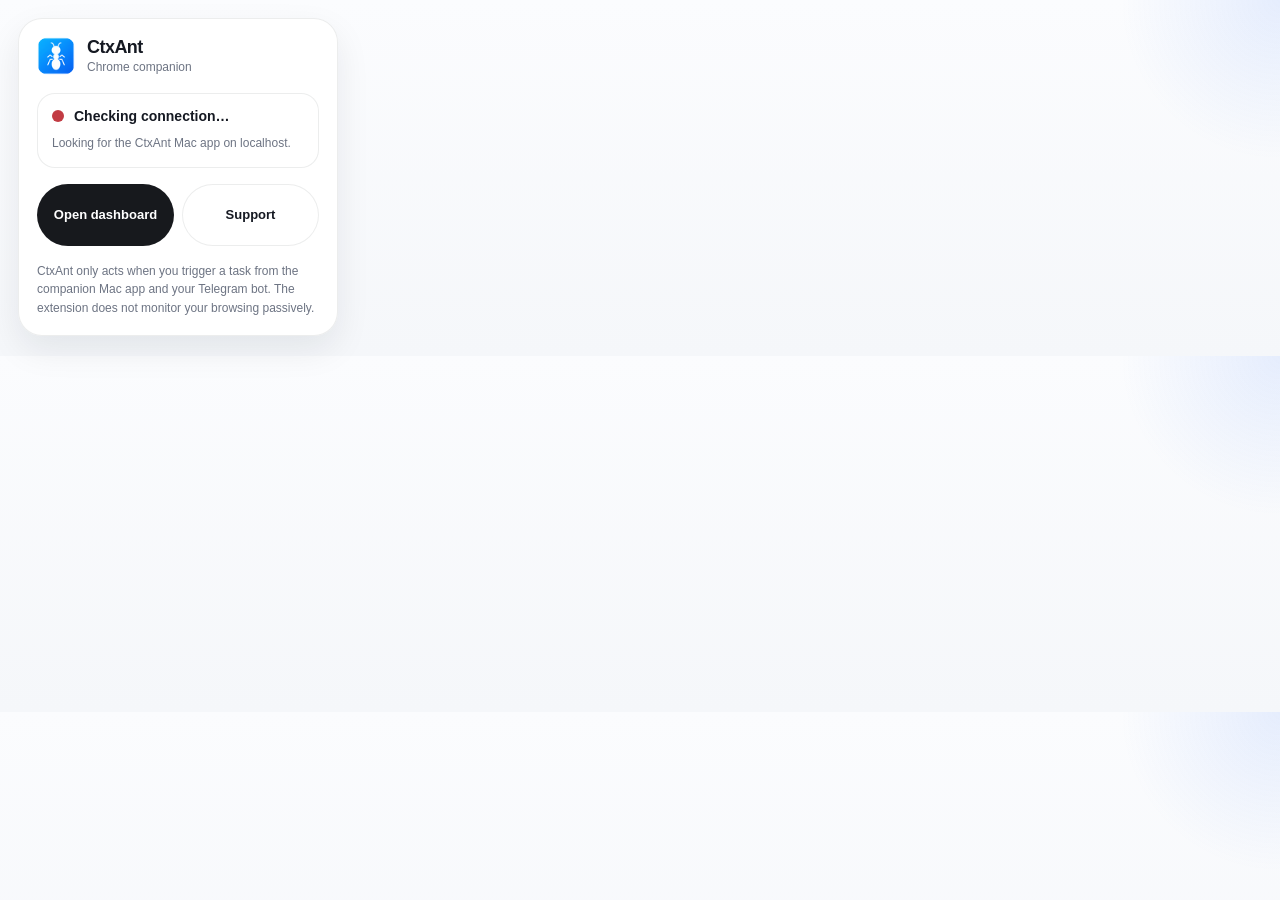
<file: extension/popup.html>
<!DOCTYPE html>
<html lang="en">
<head>
  <meta charset="UTF-8">
  <meta name="viewport" content="width=device-width, initial-scale=1.0">
  <title>CtxAnt</title>
  <style>
    :root {
      color-scheme: light;
      --bg: #f7f8fb;
      --surface: rgba(255, 255, 255, 0.96);
      --surface-soft: rgba(255, 255, 255, 0.82);
      --text: #151922;
      --muted: #6d7483;
      --line: rgba(21, 25, 34, 0.08);
      --shadow: 0 14px 34px rgba(18, 24, 36, 0.08);
      --success: #1f8f5f;
      --warning: #b7791f;
      --danger: #c23b43;
    }
    body {
      width: 320px;
      min-height: 320px;
      padding: 18px;
      font-family: -apple-system, BlinkMacSystemFont, "Segoe UI", "Helvetica Neue", Arial, sans-serif;
      font-size: 14px;
      margin: 0;
      color: var(--text);
      background:
        radial-gradient(circle at top right, rgba(76, 132, 248, 0.12), transparent 10rem),
        linear-gradient(180deg, #fbfcfe 0%, #f5f7fa 100%);
      -webkit-font-smoothing: antialiased;
    }

    .shell {
      border: 1px solid var(--line);
      border-radius: 24px;
      background: var(--surface);
      box-shadow: var(--shadow);
      padding: 18px;
    }

    .brand {
      display: flex;
      align-items: center;
      gap: 12px;
      margin-bottom: 18px;
    }

    .brand-mark {
      width: 38px;
      height: 38px;
      border-radius: 12px;
      display: block;
    }

    .brand strong {
      display: block;
      font-family: -apple-system, BlinkMacSystemFont, "Segoe UI", "Helvetica Neue", Arial, sans-serif;
      font-size: 18px;
      line-height: 1;
      letter-spacing: -0.03em;
      font-weight: 700;
    }

    .brand small {
      display: block;
      margin-top: 4px;
      color: var(--muted);
      font-size: 12px;
    }

    .status-card {
      border: 1px solid var(--line);
      background: var(--surface-soft);
      border-radius: 18px;
      padding: 14px;
    }

    .status-row {
      display: flex;
      align-items: center;
      gap: 10px;
    }

    .dot {
      width: 12px;
      height: 12px;
      border-radius: 50%;
      flex-shrink: 0;
    }
    .dot.connected    { background: var(--success); }
    .dot.connecting   { background: var(--warning); }
    .dot.disconnected { background: var(--danger); }

    #status-text {
      font-weight: 600;
      font-size: 14px;
    }

    #status-detail {
      margin-top: 10px;
      color: var(--muted);
      font-size: 12px;
      line-height: 1.55;
    }

    .row-actions {
      display: flex;
      gap: 8px;
      margin-top: 16px;
    }

    .row-actions a {
      flex: 1;
      text-align: center;
      text-decoration: none;
      min-height: 40px;
      padding: 10px 12px;
      border-radius: 999px;
      border: 1px solid transparent;
      color: var(--text);
      font-size: 13px;
      font-weight: 600;
      display: inline-flex;
      align-items: center;
      justify-content: center;
    }

    .row-actions a.primary {
      background: #17191d;
      color: #fff;
    }

    .row-actions a.secondary {
      background: rgba(255, 255, 255, 0.82);
      border-color: var(--line);
    }

    .row-actions a:hover {
      transform: translateY(-1px);
    }

    .hint {
      margin-top: 16px;
      color: var(--muted);
      font-size: 12px;
      line-height: 1.55;
    }
  </style>
</head>
<body>
  <div class="shell">
    <div class="brand">
      <img class="brand-mark" src="icons/icon-48.png" alt="" />
      <div>
        <strong>CtxAnt</strong>
        <small>Chrome companion</small>
      </div>
    </div>

    <div class="status-card">
      <div class="status-row">
        <div class="dot disconnected" id="dot"></div>
        <span id="status-text">Checking connection…</span>
      </div>
      <div id="status-detail">Looking for the CtxAnt Mac app on localhost.</div>
    </div>

    <div class="row-actions">
      <a class="primary" href="http://127.0.0.1:8766/dashboard" target="_blank" rel="noopener">Open dashboard</a>
      <a class="secondary" href="https://github.com/ChamsBouzaiene/CtxAnt/issues" target="_blank" rel="noopener">Support</a>
    </div>

    <div class="hint">
      CtxAnt only acts when you trigger a task from the companion Mac app and your Telegram bot. The extension does not monitor your browsing passively.
    </div>
  </div>
  <script src="popup.js"></script>
</body>
</html>
</file>
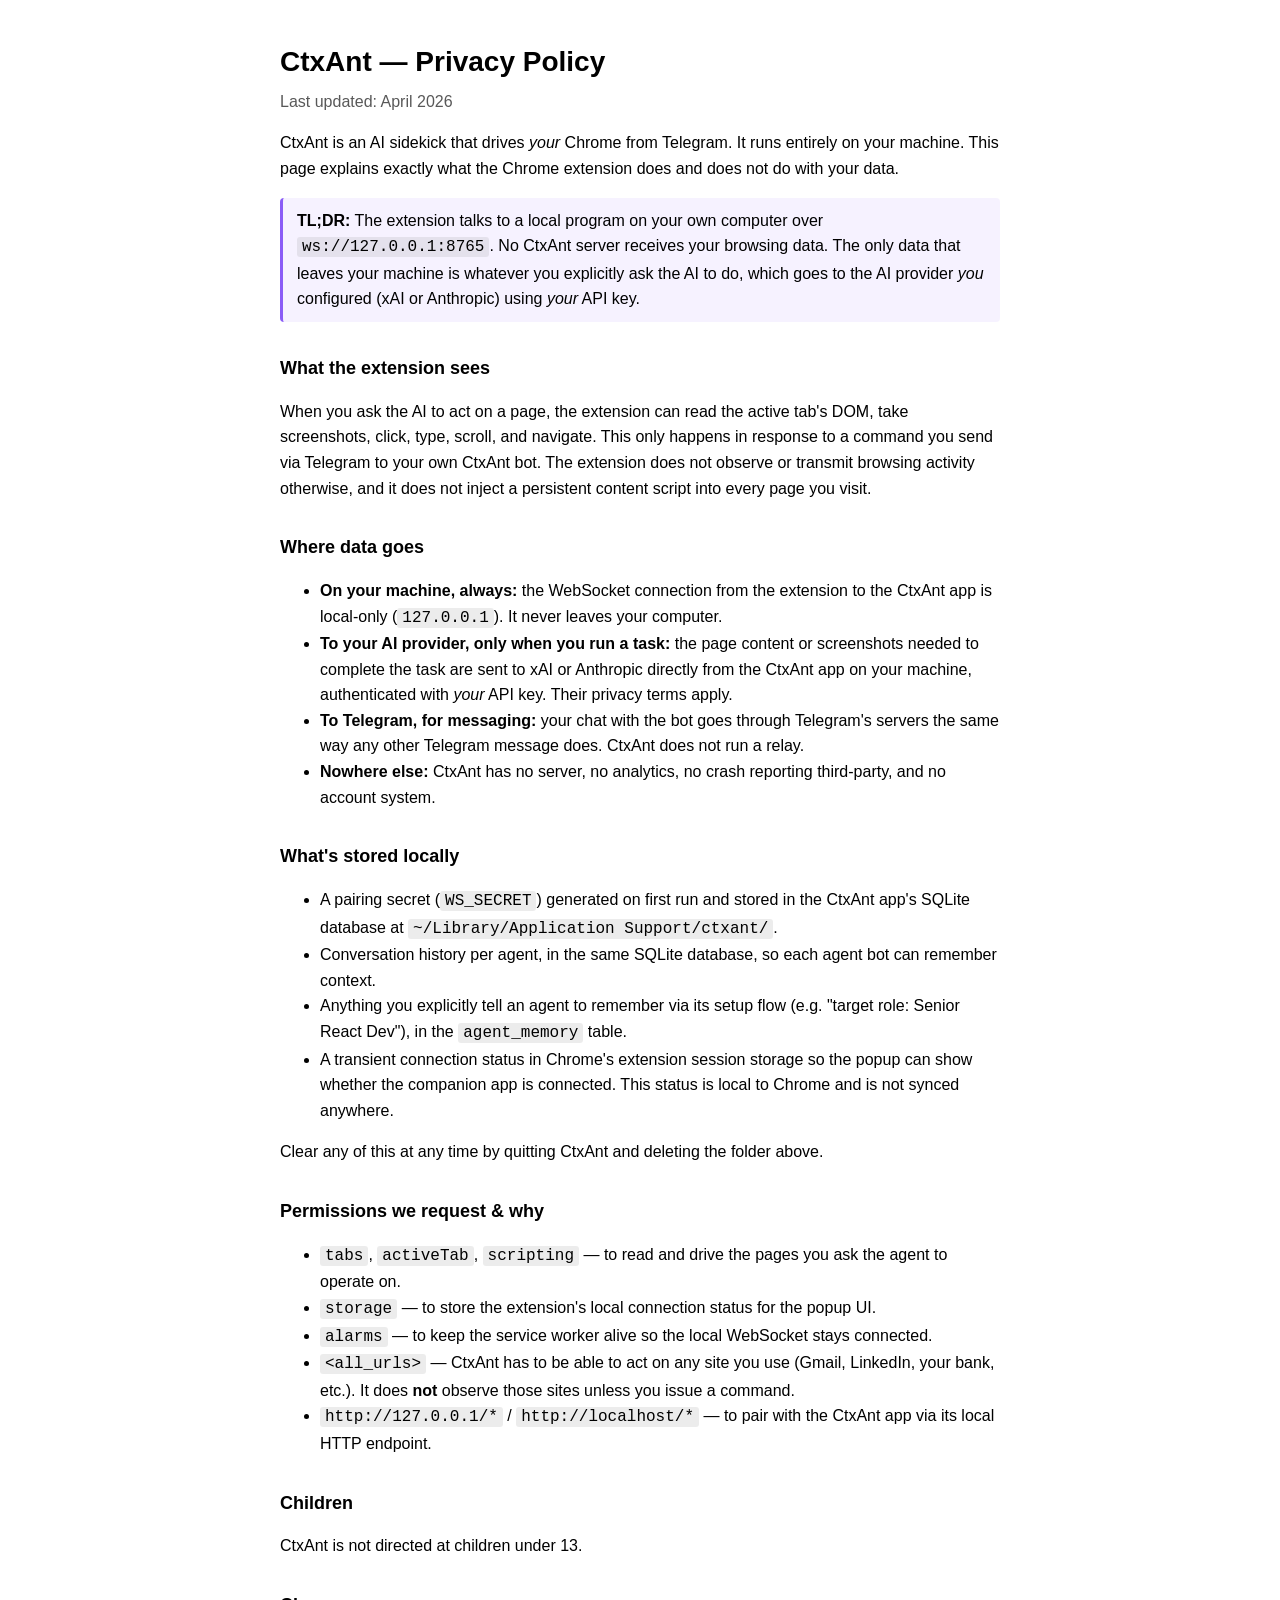
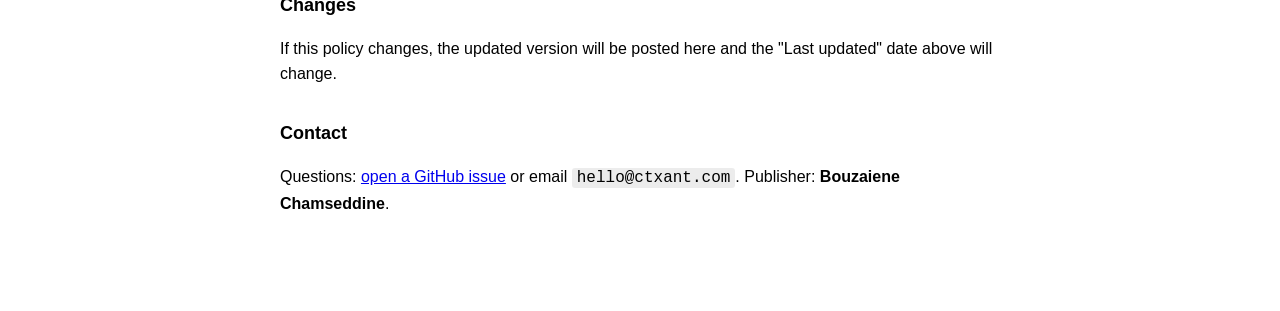
<file: extension/privacy.html>
<!DOCTYPE html>
<html lang="en">
<head>
  <meta charset="UTF-8">
  <title>CtxAnt — Privacy Policy</title>
  <meta name="viewport" content="width=device-width, initial-scale=1.0">
  <style>
    :root { color-scheme: light dark; }
    body {
      max-width: 720px;
      margin: 40px auto;
      padding: 0 20px 60px;
      font-family: -apple-system, BlinkMacSystemFont, "Segoe UI", sans-serif;
      font-size: 16px;
      line-height: 1.6;
    }
    h1 { font-size: 28px; margin-bottom: 4px; }
    .sub { opacity: 0.65; margin-top: 0; }
    h2 { font-size: 18px; margin-top: 32px; }
    code { background: rgba(128,128,128,0.15); padding: 1px 5px; border-radius: 3px; }
    .note {
      border-left: 3px solid #8a5cf6;
      padding: 10px 14px;
      margin: 16px 0;
      background: rgba(138, 92, 246, 0.08);
      border-radius: 4px;
    }
  </style>
</head>
<body>
  <h1>CtxAnt — Privacy Policy</h1>
  <p class="sub">Last updated: April 2026</p>

  <p>
    CtxAnt is an AI sidekick that drives <em>your</em> Chrome from Telegram.
    It runs entirely on your machine. This page explains exactly what the
    Chrome extension does and does not do with your data.
  </p>

  <div class="note">
    <strong>TL;DR:</strong> The extension talks to a local program on your
    own computer over <code>ws://127.0.0.1:8765</code>. No CtxAnt server
    receives your browsing data. The only data that leaves your machine
    is whatever you explicitly ask the AI to do, which goes to the AI
    provider <em>you</em> configured (xAI or Anthropic) using <em>your</em>
    API key.
  </div>

  <h2>What the extension sees</h2>
  <p>
    When you ask the AI to act on a page, the extension can read the
    active tab's DOM, take screenshots, click, type, scroll, and navigate.
    This only happens in response to a command you send via Telegram to
    your own CtxAnt bot. The extension does not observe or transmit
    browsing activity otherwise, and it does not inject a persistent
    content script into every page you visit.
  </p>

  <h2>Where data goes</h2>
  <ul>
    <li>
      <strong>On your machine, always:</strong> the WebSocket connection
      from the extension to the CtxAnt app is local-only
      (<code>127.0.0.1</code>). It never leaves your computer.
    </li>
    <li>
      <strong>To your AI provider, only when you run a task:</strong> the
      page content or screenshots needed to complete the task are sent
      to xAI or Anthropic directly from the CtxAnt app on your machine,
      authenticated with <em>your</em> API key. Their privacy terms apply.
    </li>
    <li>
      <strong>To Telegram, for messaging:</strong> your chat with the bot
      goes through Telegram's servers the same way any other Telegram
      message does. CtxAnt does not run a relay.
    </li>
    <li>
      <strong>Nowhere else:</strong> CtxAnt has no server, no analytics,
      no crash reporting third-party, and no account system.
    </li>
  </ul>

  <h2>What's stored locally</h2>
  <ul>
    <li>
      A pairing secret (<code>WS_SECRET</code>) generated on first run
      and stored in the CtxAnt app's SQLite database at
      <code>~/Library/Application Support/ctxant/</code>.
    </li>
    <li>
      Conversation history per agent, in the same SQLite database, so
      each agent bot can remember context.
    </li>
    <li>
      Anything you explicitly tell an agent to remember via its setup
      flow (e.g. "target role: Senior React Dev"), in the
      <code>agent_memory</code> table.
    </li>
    <li>
      A transient connection status in Chrome's extension session storage
      so the popup can show whether the companion app is connected. This
      status is local to Chrome and is not synced anywhere.
    </li>
  </ul>
  <p>
    Clear any of this at any time by quitting CtxAnt and deleting the
    folder above.
  </p>

  <h2>Permissions we request &amp; why</h2>
  <ul>
    <li><code>tabs</code>, <code>activeTab</code>, <code>scripting</code> — to
      read and drive the pages you ask the agent to operate on.</li>
    <li><code>storage</code> — to store the extension's local connection status for the popup UI.</li>
    <li><code>alarms</code> — to keep the service worker alive so the
      local WebSocket stays connected.</li>
    <li><code>&lt;all_urls&gt;</code> — CtxAnt has to be able to act on
      any site you use (Gmail, LinkedIn, your bank, etc.). It does
      <strong>not</strong> observe those sites unless you issue a command.</li>
    <li><code>http://127.0.0.1/*</code> / <code>http://localhost/*</code> —
      to pair with the CtxAnt app via its local HTTP endpoint.</li>
  </ul>

  <h2>Children</h2>
  <p>CtxAnt is not directed at children under 13.</p>

  <h2>Changes</h2>
  <p>
    If this policy changes, the updated version will be posted here and
    the "Last updated" date above will change.
  </p>

  <h2>Contact</h2>
  <p>
    Questions: <a href="https://github.com/ChamsBouzaiene/CtxAnt/issues">open a GitHub issue</a>
    or email <code>hello@ctxant.com</code>. Publisher: <strong>Bouzaiene Chamseddine</strong>.
  </p>
</body>
</html>
</file>
